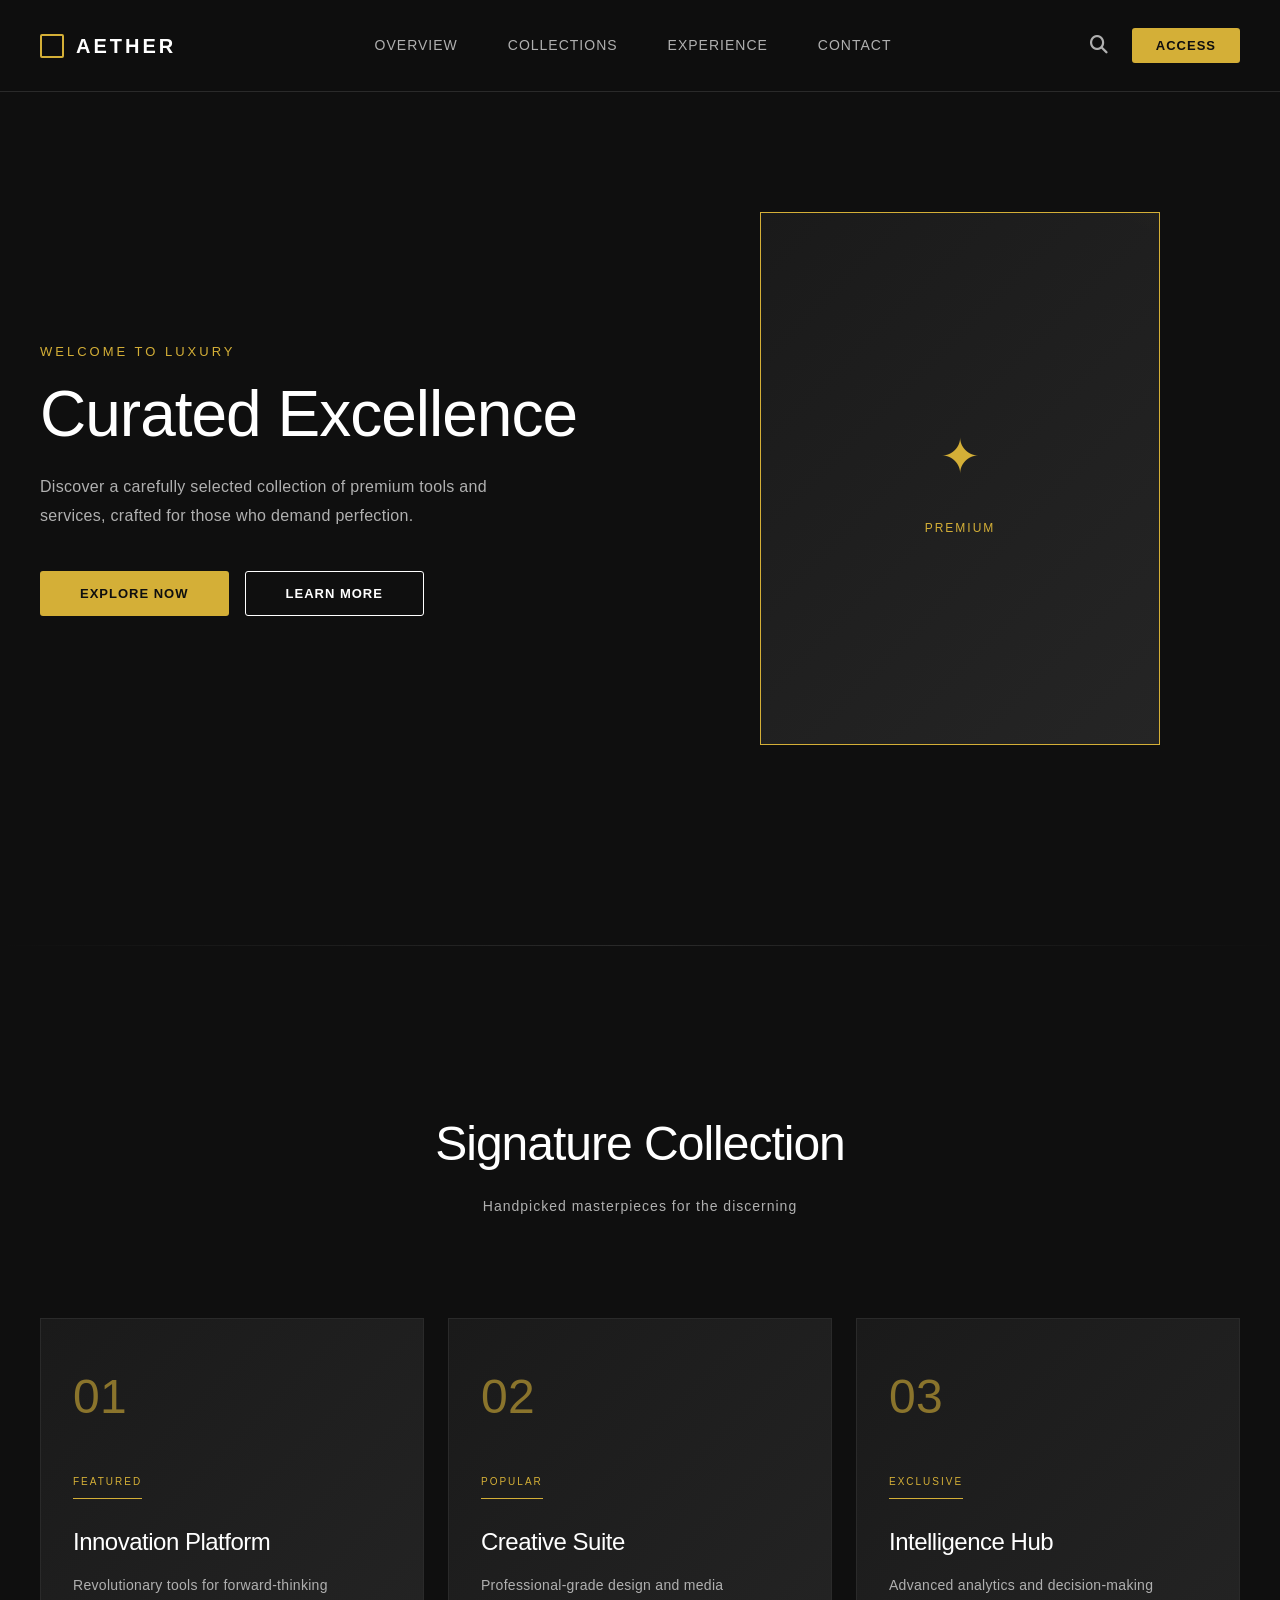
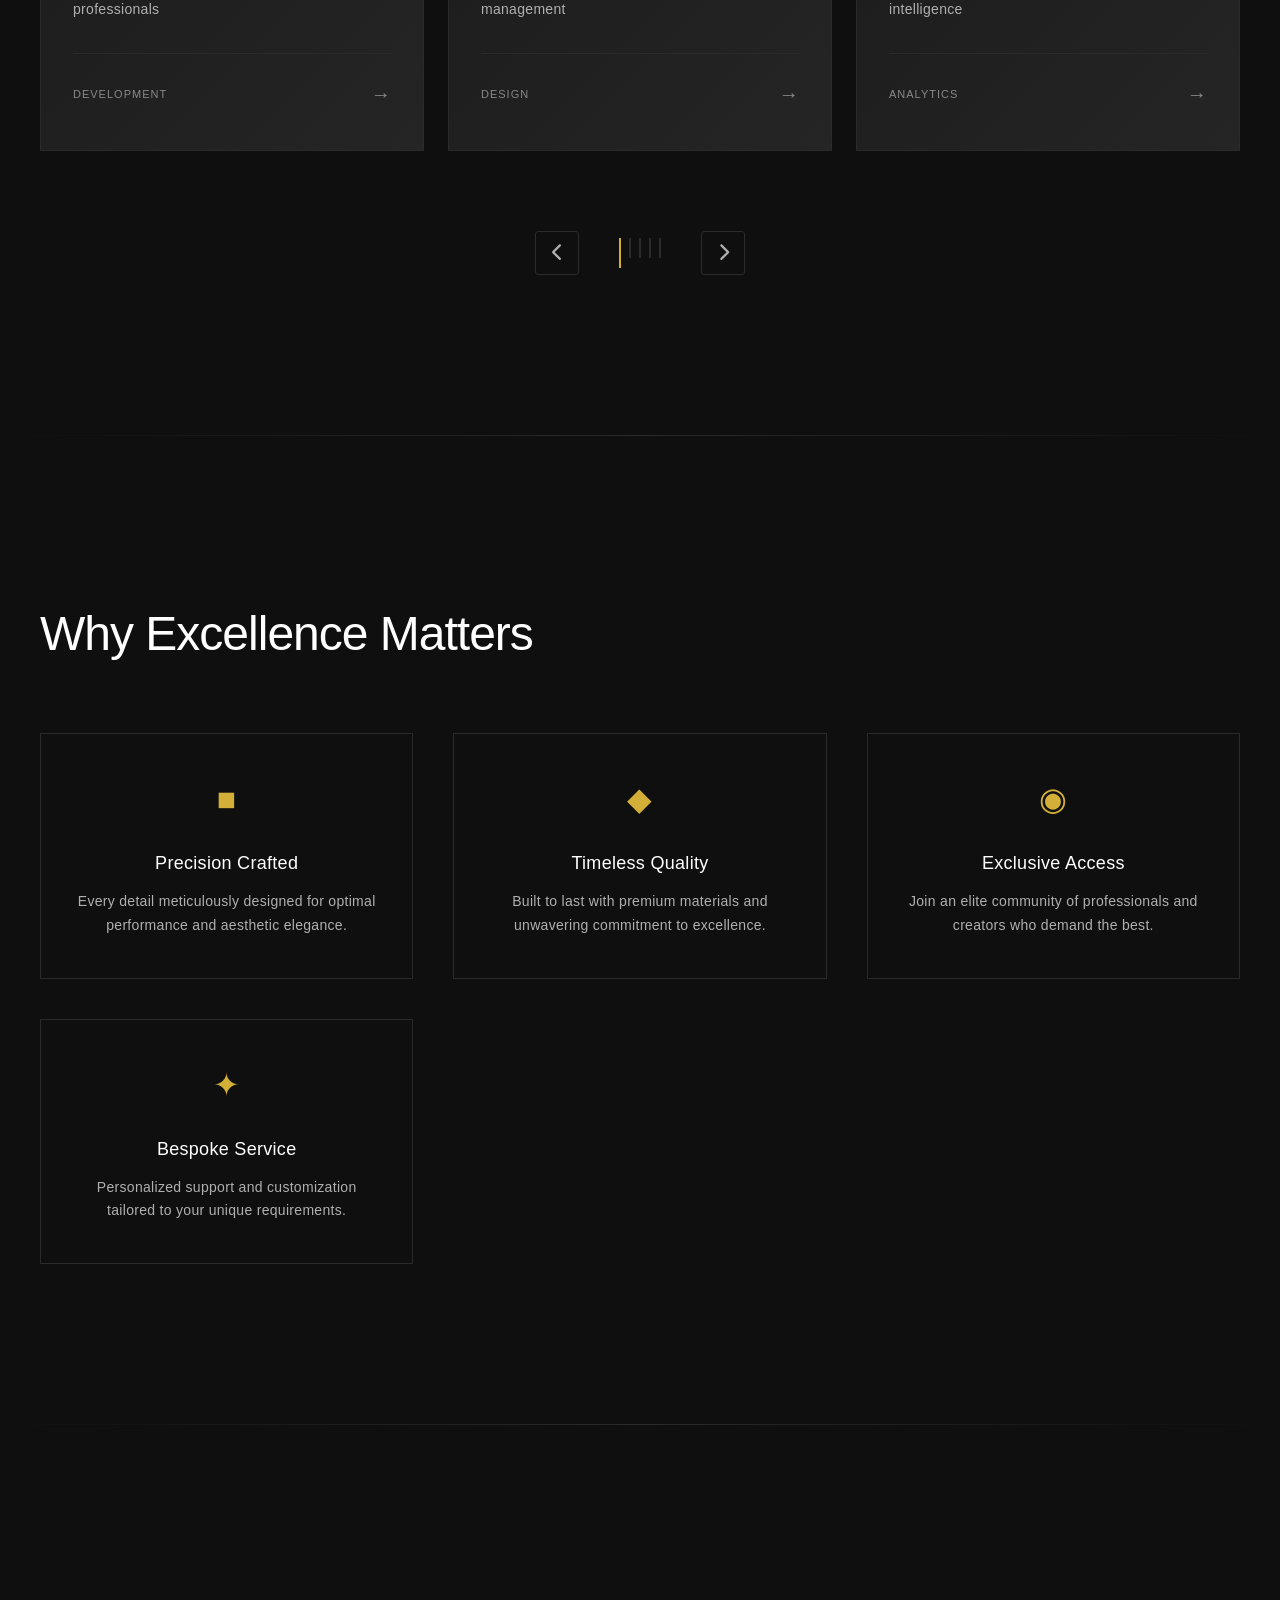
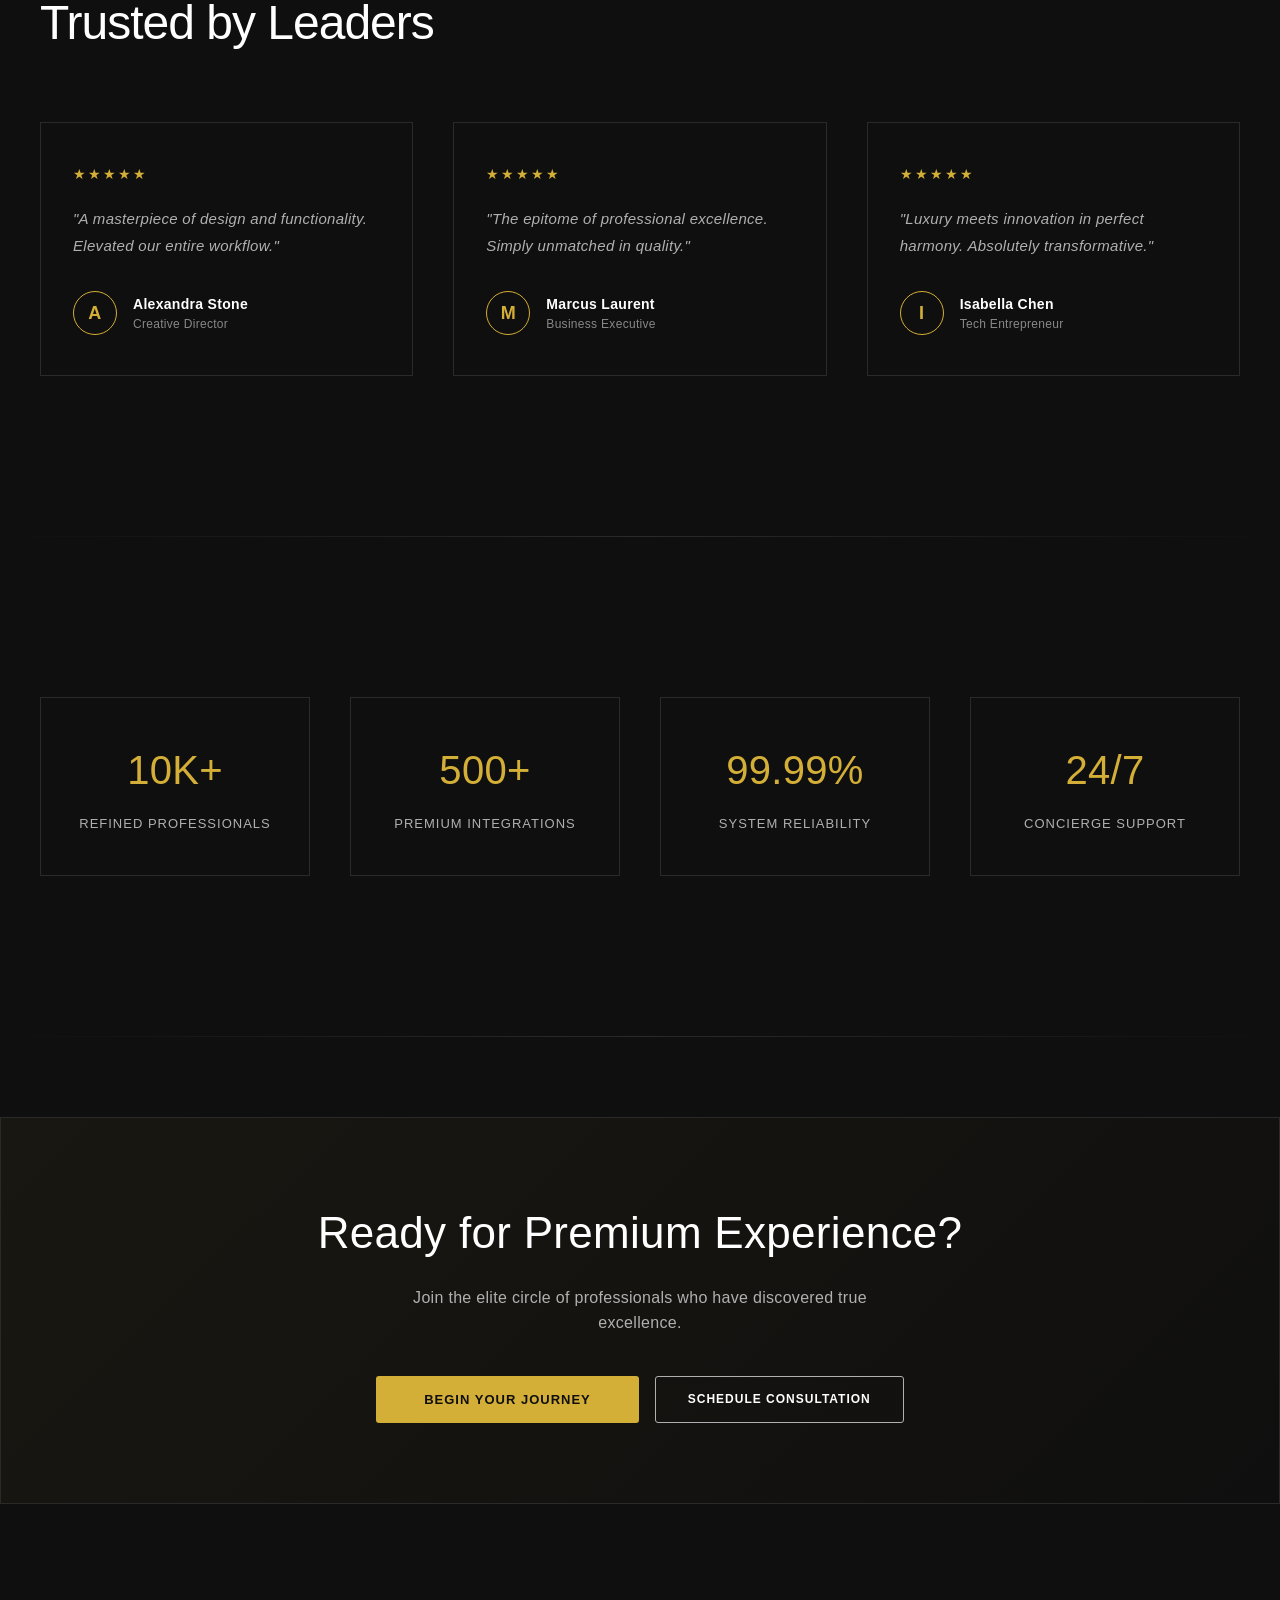
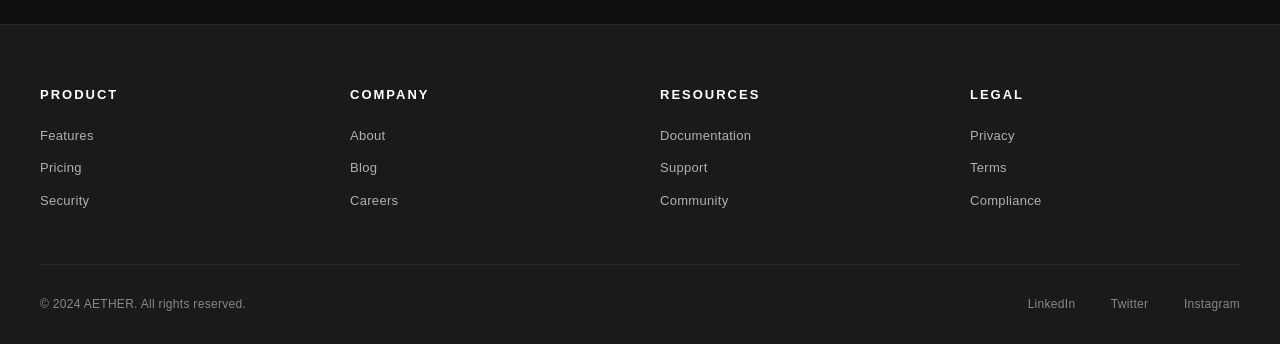
<file: index.html>
<!DOCTYPE html>
<html lang="en">
<head>
    <meta charset="UTF-8">
    <meta name="viewport" content="width=device-width, initial-scale=1.0">
    <title>AETHER - Luxury Platform</title>
    <link rel="stylesheet" href="https://cdnjs.cloudflare.com/ajax/libs/font-awesome/6.4.0/css/all.min.css">
    <link rel="stylesheet" href="luxury-styles.css">
</head>
<body>
    <!-- HEADER / NAVIGATION -->
    <header class="header">
        <div class="header-container">
            <div class="logo-section">
                <div class="logo-mark"></div>
                <h1 class="logo-text">AETHER</h1>
            </div>
            
            <nav class="nav-menu">
                <a href="#" class="nav-item">Overview</a>
                <a href="#" class="nav-item">Collections</a>
                <a href="#" class="nav-item">Experience</a>
                <a href="#" class="nav-item">Contact</a>
            </nav>

            <div class="header-actions">
                <button class="btn-icon"><i class="fas fa-search"></i></button>
                <button class="btn-primary-header">Access</button>
            </div>
        </div>
    </header>

    <!-- HERO SECTION - ELEGANCE -->
    <section class="hero">
        <div class="hero-content">
            <div class="hero-text">
                <h2 class="hero-subtitle">Welcome to Luxury</h2>
                <h1 class="hero-title">Curated Excellence</h1>
                <p class="hero-description">Discover a carefully selected collection of premium tools and services, 
                    crafted for those who demand perfection.</p>
                <div class="hero-actions">
                    <button class="btn-primary">Explore Now</button>
                    <button class="btn-ghost">Learn More</button>
                </div>
            </div>
        </div>
        
        <div class="hero-visual">
            <div class="luxury-card-hero">
                <div class="card-glow"></div>
                <div class="luxury-icon">✦</div>
                <div class="luxury-label">Premium</div>
            </div>
        </div>
    </section>

    <!-- DIVIDER LINE -->
    <div class="divider"></div>

    <!-- FEATURED COLLECTION SLIDER -->
    <section class="collection-section">
        <div class="section-header">
            <h2 class="section-title">Signature Collection</h2>
            <p class="section-caption">Handpicked masterpieces for the discerning</p>
        </div>

        <div class="collection-slider-wrapper">
            <div class="collection-slider" id="collectionSlider">
                <!-- CARD 1 -->
                <div class="collection-card">
                    <div class="card-number">01</div>
                    <div class="card-header-luxury">
                        <div class="card-badge-luxury">FEATURED</div>
                    </div>
                    <h3 class="card-title-luxury">Innovation Platform</h3>
                    <p class="card-text-luxury">Revolutionary tools for forward-thinking professionals</p>
                    <div class="card-footer-luxury">
                        <span class="card-tag">Development</span>
                        <div class="card-arrow-luxury">→</div>
                    </div>
                </div>

                <!-- CARD 2 -->
                <div class="collection-card">
                    <div class="card-number">02</div>
                    <div class="card-header-luxury">
                        <div class="card-badge-luxury">POPULAR</div>
                    </div>
                    <h3 class="card-title-luxury">Creative Suite</h3>
                    <p class="card-text-luxury">Professional-grade design and media management</p>
                    <div class="card-footer-luxury">
                        <span class="card-tag">Design</span>
                        <div class="card-arrow-luxury">→</div>
                    </div>
                </div>

                <!-- CARD 3 -->
                <div class="collection-card">
                    <div class="card-number">03</div>
                    <div class="card-header-luxury">
                        <div class="card-badge-luxury">EXCLUSIVE</div>
                    </div>
                    <h3 class="card-title-luxury">Intelligence Hub</h3>
                    <p class="card-text-luxury">Advanced analytics and decision-making intelligence</p>
                    <div class="card-footer-luxury">
                        <span class="card-tag">Analytics</span>
                        <div class="card-arrow-luxury">→</div>
                    </div>
                </div>

                <!-- CARD 4 -->
                <div class="collection-card">
                    <div class="card-number">04</div>
                    <div class="card-header-luxury">
                        <div class="card-badge-luxury">PREMIUM</div>
                    </div>
                    <h3 class="card-title-luxury">Collaboration Studio</h3>
                    <p class="card-text-luxury">Seamless team coordination and communication</p>
                    <div class="card-footer-luxury">
                        <span class="card-tag">Collaboration</span>
                        <div class="card-arrow-luxury">→</div>
                    </div>
                </div>

                <!-- CARD 5 -->
                <div class="collection-card">
                    <div class="card-number">05</div>
                    <div class="card-header-luxury">
                        <div class="card-badge-luxury">NEW</div>
                    </div>
                    <h3 class="card-title-luxury">Automation Engine</h3>
                    <p class="card-text-luxury">Intelligent workflow optimization and automation</p>
                    <div class="card-footer-luxury">
                        <span class="card-tag">Automation</span>
                        <div class="card-arrow-luxury">→</div>
                    </div>
                </div>
            </div>
        </div>

        <div class="slider-controls">
            <button class="control-btn" id="sliderPrev">
                <i class="fas fa-chevron-left"></i>
            </button>
            <div class="slider-dots" id="sliderDots"></div>
            <button class="control-btn" id="sliderNext">
                <i class="fas fa-chevron-right"></i>
            </button>
        </div>
    </section>

    <!-- DIVIDER LINE -->
    <div class="divider"></div>

    <!-- ADVANTAGES SECTION -->
    <section class="advantages-section">
        <h2 class="section-title">Why Excellence Matters</h2>
        
        <div class="advantages-grid">
            <div class="advantage-card">
                <div class="advantage-icon">■</div>
                <h3>Precision Crafted</h3>
                <p>Every detail meticulously designed for optimal performance and aesthetic elegance.</p>
            </div>

            <div class="advantage-card">
                <div class="advantage-icon">◆</div>
                <h3>Timeless Quality</h3>
                <p>Built to last with premium materials and unwavering commitment to excellence.</p>
            </div>

            <div class="advantage-card">
                <div class="advantage-icon">◉</div>
                <h3>Exclusive Access</h3>
                <p>Join an elite community of professionals and creators who demand the best.</p>
            </div>

            <div class="advantage-card">
                <div class="advantage-icon">✦</div>
                <h3>Bespoke Service</h3>
                <p>Personalized support and customization tailored to your unique requirements.</p>
            </div>
        </div>
    </section>

    <!-- DIVIDER LINE -->
    <div class="divider"></div>

    <!-- TESTIMONIALS - LUXURY STYLE -->
    <section class="testimonials-section">
        <h2 class="section-title">Trusted by Leaders</h2>
        
        <div class="testimonials-grid">
            <div class="testimonial-card">
                <div class="testimonial-stars">★★★★★</div>
                <p class="testimonial-quote">"A masterpiece of design and functionality. 
                    Elevated our entire workflow."</p>
                <div class="testimonial-author">
                    <div class="author-circle">A</div>
                    <div>
                        <h4>Alexandra Stone</h4>
                        <p>Creative Director</p>
                    </div>
                </div>
            </div>

            <div class="testimonial-card">
                <div class="testimonial-stars">★★★★★</div>
                <p class="testimonial-quote">"The epitome of professional excellence. 
                    Simply unmatched in quality."</p>
                <div class="testimonial-author">
                    <div class="author-circle">M</div>
                    <div>
                        <h4>Marcus Laurent</h4>
                        <p>Business Executive</p>
                    </div>
                </div>
            </div>

            <div class="testimonial-card">
                <div class="testimonial-stars">★★★★★</div>
                <p class="testimonial-quote">"Luxury meets innovation in perfect harmony. 
                    Absolutely transformative."</p>
                <div class="testimonial-author">
                    <div class="author-circle">I</div>
                    <div>
                        <h4>Isabella Chen</h4>
                        <p>Tech Entrepreneur</p>
                    </div>
                </div>
            </div>
        </div>
    </section>

    <!-- DIVIDER LINE -->
    <div class="divider"></div>

    <!-- STATISTICS / LUXURY FACTS -->
    <section class="stats-section">
        <div class="stat-item">
            <div class="stat-number">10K+</div>
            <div class="stat-label">Refined Professionals</div>
        </div>
        <div class="stat-item">
            <div class="stat-number">500+</div>
            <div class="stat-label">Premium Integrations</div>
        </div>
        <div class="stat-item">
            <div class="stat-number">99.99%</div>
            <div class="stat-label">System Reliability</div>
        </div>
        <div class="stat-item">
            <div class="stat-number">24/7</div>
            <div class="stat-label">Concierge Support</div>
        </div>
    </section>

    <!-- DIVIDER LINE -->
    <div class="divider"></div>

    <!-- CTA SECTION - ELEGANT -->
    <section class="cta-section">
        <div class="cta-content">
            <h2>Ready for Premium Experience?</h2>
            <p>Join the elite circle of professionals who have discovered true excellence.</p>
            <div class="cta-actions">
                <button class="btn-primary btn-large">Begin Your Journey</button>
                <button class="btn-outline">Schedule Consultation</button>
            </div>
        </div>
    </section>

    <!-- FOOTER -->
    <footer class="footer">
        <div class="footer-top">
            <div class="footer-column">
                <h4>Product</h4>
                <ul>
                    <li><a href="#">Features</a></li>
                    <li><a href="#">Pricing</a></li>
                    <li><a href="#">Security</a></li>
                </ul>
            </div>
            <div class="footer-column">
                <h4>Company</h4>
                <ul>
                    <li><a href="#">About</a></li>
                    <li><a href="#">Blog</a></li>
                    <li><a href="#">Careers</a></li>
                </ul>
            </div>
            <div class="footer-column">
                <h4>Resources</h4>
                <ul>
                    <li><a href="#">Documentation</a></li>
                    <li><a href="#">Support</a></li>
                    <li><a href="#">Community</a></li>
                </ul>
            </div>
            <div class="footer-column">
                <h4>Legal</h4>
                <ul>
                    <li><a href="#">Privacy</a></li>
                    <li><a href="#">Terms</a></li>
                    <li><a href="#">Compliance</a></li>
                </ul>
            </div>
        </div>

        <div class="footer-bottom">
            <div class="footer-left">
                <p>&copy; 2024 AETHER. All rights reserved.</p>
            </div>
            <div class="footer-right">
                <a href="#" class="social-link">LinkedIn</a>
                <a href="#" class="social-link">Twitter</a>
                <a href="#" class="social-link">Instagram</a>
            </div>
        </div>
    </footer>

    <script src="luxury-script.js"></script>
</body>
</html>
</file>
<file: luxury-styles.css>
/* ============================================
   LUXURY DESIGN SYSTEM - PREMIUM AESTHETICS
   ============================================ */

* {
    margin: 0;
    padding: 0;
    box-sizing: border-box;
}

html {
    scroll-behavior: smooth;
}

body {
    font-family: 'Segoe UI', -apple-system, BlinkMacSystemFont, sans-serif;
    background: #0f0f0f;
    color: #d4d4d4;
    line-height: 1.6;
    letter-spacing: 0.3px;
}

/* ============================================
   COLOR PALETTE - LUXURY
   ============================================ */
:root {
    --bg-primary: #0f0f0f;
    --bg-secondary: #1a1a1a;
    --bg-tertiary: #252525;
    --text-primary: #ffffff;
    --text-secondary: #b0b0b0;
    --text-muted: #888888;
    --accent-gold: #d4af37;
    --accent-light: #e8e8e8;
    --border-color: #2a2a2a;
}

/* ============================================
   SCROLLBAR
   ============================================ */
::-webkit-scrollbar {
    width: 8px;
}

::-webkit-scrollbar-track {
    background: var(--bg-secondary);
}

::-webkit-scrollbar-thumb {
    background: var(--accent-gold);
    border-radius: 4px;
}

::-webkit-scrollbar-thumb:hover {
    background: #e8c547;
}

/* ============================================
   HEADER / NAVIGATION - ELEGANT
   ============================================ */
.header {
    background: var(--bg-primary);
    border-bottom: 1px solid var(--border-color);
    padding: 28px 0;
    position: sticky;
    top: 0;
    z-index: 1000;
    backdrop-filter: blur(10px);
    background: rgba(15, 15, 15, 0.95);
}

.header-container {
    max-width: 1400px;
    margin: 0 auto;
    padding: 0 40px;
    display: flex;
    justify-content: space-between;
    align-items: center;
}

.logo-section {
    display: flex;
    align-items: center;
    gap: 12px;
    cursor: pointer;
}

.logo-mark {
    width: 24px;
    height: 24px;
    border: 2px solid var(--accent-gold);
    border-radius: 2px;
}

.logo-text {
    font-size: 20px;
    font-weight: 700;
    letter-spacing: 3px;
    color: var(--text-primary);
}

.nav-menu {
    display: flex;
    gap: 50px;
}

.nav-item {
    color: var(--text-secondary);
    text-decoration: none;
    font-size: 14px;
    font-weight: 500;
    letter-spacing: 1px;
    text-transform: uppercase;
    position: relative;
    transition: color 0.3s ease;
}

.nav-item::after {
    content: '';
    position: absolute;
    bottom: -8px;
    left: 0;
    width: 0;
    height: 1px;
    background: var(--accent-gold);
    transition: width 0.3s ease;
}

.nav-item:hover {
    color: var(--accent-gold);
}

.nav-item:hover::after {
    width: 100%;
}

.header-actions {
    display: flex;
    gap: 24px;
    align-items: center;
}

.btn-icon {
    background: none;
    border: none;
    color: var(--text-secondary);
    font-size: 18px;
    cursor: pointer;
    transition: color 0.3s ease;
}

.btn-icon:hover {
    color: var(--accent-gold);
}

.btn-primary-header {
    background: var(--accent-gold);
    color: var(--bg-primary);
    border: none;
    padding: 10px 24px;
    border-radius: 3px;
    font-weight: 600;
    font-size: 13px;
    letter-spacing: 1px;
    cursor: pointer;
    transition: all 0.3s ease;
    text-transform: uppercase;
}

.btn-primary-header:hover {
    background: #e8c547;
    transform: translateY(-2px);
}

/* ============================================
   HERO SECTION - LUXURY
   ============================================ */
.hero {
    max-width: 1400px;
    margin: 0 auto;
    padding: 120px 40px;
    display: grid;
    grid-template-columns: 1fr 1fr;
    gap: 80px;
    align-items: center;
    min-height: 80vh;
}

.hero-content {
    display: flex;
    flex-direction: column;
    justify-content: center;
}

.hero-subtitle {
    font-size: 13px;
    letter-spacing: 3px;
    text-transform: uppercase;
    color: var(--accent-gold);
    margin-bottom: 16px;
    font-weight: 500;
}

.hero-title {
    font-size: 64px;
    font-weight: 300;
    line-height: 1.1;
    color: var(--text-primary);
    margin-bottom: 24px;
    letter-spacing: -1px;
}

.hero-description {
    font-size: 16px;
    color: var(--text-secondary);
    line-height: 1.8;
    margin-bottom: 40px;
    max-width: 500px;
}

.hero-actions {
    display: flex;
    gap: 16px;
}

.btn-primary {
    background: var(--accent-gold);
    color: var(--bg-primary);
    border: none;
    padding: 14px 40px;
    border-radius: 3px;
    font-weight: 600;
    font-size: 13px;
    letter-spacing: 1px;
    cursor: pointer;
    transition: all 0.3s ease;
    text-transform: uppercase;
}

.btn-primary:hover {
    background: #e8c547;
    transform: translateY(-3px);
}

.btn-ghost {
    background: transparent;
    color: var(--text-primary);
    border: 1px solid var(--text-primary);
    padding: 14px 40px;
    border-radius: 3px;
    font-weight: 600;
    font-size: 13px;
    letter-spacing: 1px;
    cursor: pointer;
    transition: all 0.3s ease;
    text-transform: uppercase;
}

.btn-ghost:hover {
    border-color: var(--accent-gold);
    color: var(--accent-gold);
}

.btn-outline {
    background: transparent;
    color: var(--text-primary);
    border: 1px solid var(--text-secondary);
    padding: 12px 32px;
    border-radius: 3px;
    font-weight: 600;
    font-size: 12px;
    letter-spacing: 1px;
    cursor: pointer;
    transition: all 0.3s ease;
    text-transform: uppercase;
}

.btn-outline:hover {
    border-color: var(--accent-gold);
    color: var(--accent-gold);
}

/* Hero Visual */
.hero-visual {
    display: flex;
    justify-content: center;
    align-items: center;
    min-height: 500px;
}

.luxury-card-hero {
    width: 100%;
    max-width: 400px;
    aspect-ratio: 3/4;
    background: linear-gradient(135deg, var(--bg-secondary) 0%, var(--bg-tertiary) 100%);
    border: 1px solid var(--accent-gold);
    position: relative;
    display: flex;
    flex-direction: column;
    justify-content: center;
    align-items: center;
    overflow: hidden;
}

.card-glow {
    position: absolute;
    width: 300px;
    height: 300px;
    background: radial-gradient(circle, rgba(212, 175, 55, 0.1) 0%, transparent 70%);
    top: -50%;
    right: -50%;
    border-radius: 50%;
    animation: glow-pulse 4s ease-in-out infinite;
}

@keyframes glow-pulse {
    0%, 100% { transform: translate(0, 0); }
    50% { transform: translate(20px, 20px); }
}

.luxury-icon {
    font-size: 48px;
    color: var(--accent-gold);
    position: relative;
    z-index: 2;
    margin-bottom: 24px;
}

.luxury-label {
    font-size: 12px;
    letter-spacing: 2px;
    text-transform: uppercase;
    color: var(--accent-gold);
    position: relative;
    z-index: 2;
}

/* ============================================
   DIVIDER
   ============================================ */
.divider {
    height: 1px;
    background: linear-gradient(90deg, transparent, var(--border-color), transparent);
    margin: 80px 0;
}

/* ============================================
   COLLECTION SECTION - SLIDER
   ============================================ */
.collection-section {
    max-width: 1400px;
    margin: 0 auto;
    padding: 80px 40px;
}

.section-header {
    text-align: center;
    margin-bottom: 80px;
}

.section-title {
    font-size: 48px;
    font-weight: 300;
    color: var(--text-primary);
    margin-bottom: 12px;
    letter-spacing: -1px;
}

.section-caption {
    font-size: 14px;
    color: var(--text-secondary);
    letter-spacing: 1px;
}

.collection-slider-wrapper {
    position: relative;
    overflow: hidden;
}

.collection-slider {
    display: flex;
    gap: 24px;
    overflow-x: auto;
    scroll-behavior: smooth;
    padding: 20px 0;
    scrollbar-width: none;
}

.collection-slider::-webkit-scrollbar {
    display: none;
}

.collection-card {
    flex: 0 0 calc(33.333% - 16px);
    background: linear-gradient(135deg, var(--bg-secondary) 0%, var(--bg-tertiary) 100%);
    border: 1px solid var(--border-color);
    padding: 40px 32px;
    min-height: 420px;
    display: flex;
    flex-direction: column;
    transition: all 0.4s ease;
    position: relative;
    cursor: pointer;
    overflow: hidden;
}

.collection-card::before {
    content: '';
    position: absolute;
    top: 0;
    left: 0;
    right: 0;
    height: 1px;
    background: linear-gradient(90deg, transparent, var(--accent-gold), transparent);
    opacity: 0;
    transition: opacity 0.4s ease;
}

.collection-card:hover::before {
    opacity: 1;
}

.collection-card:hover {
    border-color: var(--accent-gold);
    background: linear-gradient(135deg, rgba(212, 175, 55, 0.05) 0%, var(--bg-tertiary) 100%);
    transform: translateY(-8px);
}

.card-number {
    font-size: 48px;
    color: var(--accent-gold);
    font-weight: 300;
    margin-bottom: 32px;
    opacity: 0.6;
}

.card-header-luxury {
    margin-bottom: 24px;
}

.card-badge-luxury {
    display: inline-block;
    font-size: 10px;
    letter-spacing: 2px;
    text-transform: uppercase;
    color: var(--accent-gold);
    padding-bottom: 8px;
    border-bottom: 1px solid var(--accent-gold);
}

.card-title-luxury {
    font-size: 24px;
    font-weight: 500;
    color: var(--text-primary);
    margin-bottom: 12px;
    letter-spacing: -0.5px;
}

.card-text-luxury {
    font-size: 14px;
    color: var(--text-secondary);
    line-height: 1.7;
    margin-bottom: auto;
    flex-grow: 1;
}

.card-footer-luxury {
    display: flex;
    justify-content: space-between;
    align-items: center;
    margin-top: 32px;
    padding-top: 24px;
    border-top: 1px solid var(--border-color);
}

.card-tag {
    font-size: 11px;
    letter-spacing: 1px;
    text-transform: uppercase;
    color: var(--text-muted);
}

.card-arrow-luxury {
    font-size: 20px;
    color: var(--text-muted);
    transition: all 0.3s ease;
}

.collection-card:hover .card-arrow-luxury {
    color: var(--accent-gold);
    transform: translateX(4px);
}

/* Slider Controls */
.slider-controls {
    display: flex;
    justify-content: center;
    align-items: center;
    gap: 40px;
    margin-top: 60px;
}

.control-btn {
    width: 44px;
    height: 44px;
    border: 1px solid var(--border-color);
    background: transparent;
    color: var(--text-secondary);
    cursor: pointer;
    transition: all 0.3s ease;
    font-size: 18px;
    border-radius: 3px;
}

.control-btn:hover {
    border-color: var(--accent-gold);
    color: var(--accent-gold);
}

.slider-dots {
    display: flex;
    gap: 8px;
}

.dot {
    width: 2px;
    height: 20px;
    background: var(--border-color);
    cursor: pointer;
    transition: all 0.3s ease;
}

.dot.active {
    background: var(--accent-gold);
    height: 30px;
}

/* ============================================
   ADVANTAGES SECTION
   ============================================ */
.advantages-section {
    max-width: 1400px;
    margin: 0 auto;
    padding: 80px 40px;
}

.advantages-grid {
    display: grid;
    grid-template-columns: repeat(auto-fit, minmax(280px, 1fr));
    gap: 40px;
    margin-top: 60px;
}

.advantage-card {
    border: 1px solid var(--border-color);
    padding: 40px 32px;
    text-align: center;
    transition: all 0.3s ease;
}

.advantage-card:hover {
    border-color: var(--accent-gold);
    background: rgba(212, 175, 55, 0.03);
}

.advantage-icon {
    font-size: 32px;
    color: var(--accent-gold);
    margin-bottom: 24px;
    display: block;
}

.advantage-card h3 {
    font-size: 18px;
    font-weight: 500;
    color: var(--text-primary);
    margin-bottom: 12px;
}

.advantage-card p {
    font-size: 14px;
    color: var(--text-secondary);
    line-height: 1.7;
}

/* ============================================
   TESTIMONIALS - LUXURY
   ============================================ */
.testimonials-section {
    max-width: 1400px;
    margin: 0 auto;
    padding: 80px 40px;
}

.testimonials-grid {
    display: grid;
    grid-template-columns: repeat(auto-fit, minmax(320px, 1fr));
    gap: 40px;
    margin-top: 60px;
}

.testimonial-card {
    border: 1px solid var(--border-color);
    padding: 40px 32px;
    transition: all 0.3s ease;
}

.testimonial-card:hover {
    border-color: var(--accent-gold);
    background: rgba(212, 175, 55, 0.03);
}

.testimonial-stars {
    color: var(--accent-gold);
    font-size: 14px;
    letter-spacing: 2px;
    margin-bottom: 20px;
}

.testimonial-quote {
    font-size: 15px;
    color: var(--text-secondary);
    font-style: italic;
    line-height: 1.8;
    margin-bottom: 32px;
}

.testimonial-author {
    display: flex;
    align-items: center;
    gap: 16px;
}

.author-circle {
    width: 44px;
    height: 44px;
    border: 1px solid var(--accent-gold);
    border-radius: 50%;
    display: flex;
    align-items: center;
    justify-content: center;
    color: var(--accent-gold);
    font-weight: 600;
    font-size: 18px;
}

.testimonial-author h4 {
    font-size: 14px;
    font-weight: 600;
    color: var(--text-primary);
}

.testimonial-author p {
    font-size: 12px;
    color: var(--text-muted);
}

/* ============================================
   STATS SECTION
   ============================================ */
.stats-section {
    max-width: 1400px;
    margin: 0 auto;
    padding: 80px 40px;
    display: grid;
    grid-template-columns: repeat(auto-fit, minmax(250px, 1fr));
    gap: 40px;
    text-align: center;
}

.stat-item {
    border: 1px solid var(--border-color);
    padding: 40px 32px;
}

.stat-number {
    font-size: 40px;
    font-weight: 300;
    color: var(--accent-gold);
    margin-bottom: 12px;
}

.stat-label {
    font-size: 13px;
    letter-spacing: 1px;
    text-transform: uppercase;
    color: var(--text-secondary);
}

/* ============================================
   CTA SECTION
   ============================================ */
.cta-section {
    max-width: 1400px;
    margin: 80px auto;
    padding: 80px 40px;
    border: 1px solid var(--border-color);
    text-align: center;
    background: linear-gradient(135deg, rgba(212, 175, 55, 0.05) 0%, transparent 100%);
}

.cta-section h2 {
    font-size: 44px;
    font-weight: 300;
    color: var(--text-primary);
    margin-bottom: 16px;
}

.cta-section p {
    font-size: 16px;
    color: var(--text-secondary);
    margin-bottom: 40px;
    max-width: 500px;
    margin-left: auto;
    margin-right: auto;
}

.cta-actions {
    display: flex;
    gap: 16px;
    justify-content: center;
    flex-wrap: wrap;
}

.btn-large {
    padding: 16px 48px;
}

/* ============================================
   FOOTER
   ============================================ */
.footer {
    background: var(--bg-secondary);
    border-top: 1px solid var(--border-color);
    padding: 60px 40px 30px;
    margin-top: 120px;
}

.footer-top {
    max-width: 1400px;
    margin: 0 auto;
    display: grid;
    grid-template-columns: repeat(auto-fit, minmax(200px, 1fr));
    gap: 40px;
    margin-bottom: 40px;
}

.footer-column h4 {
    font-size: 13px;
    letter-spacing: 2px;
    text-transform: uppercase;
    color: var(--text-primary);
    margin-bottom: 20px;
}

.footer-column ul {
    list-style: none;
}

.footer-column a {
    display: block;
    font-size: 13px;
    color: var(--text-secondary);
    text-decoration: none;
    margin-bottom: 12px;
    transition: color 0.3s ease;
}

.footer-column a:hover {
    color: var(--accent-gold);
}

.footer-bottom {
    max-width: 1400px;
    margin: 0 auto;
    padding-top: 30px;
    border-top: 1px solid var(--border-color);
    display: flex;
    justify-content: space-between;
    font-size: 12px;
    color: var(--text-muted);
}

.social-link {
    color: var(--text-muted);
    text-decoration: none;
    margin-left: 32px;
    transition: color 0.3s ease;
}

.social-link:hover {
    color: var(--accent-gold);
}

/* ============================================
   RESPONSIVE DESIGN
   ============================================ */
@media (max-width: 1024px) {
    .hero {
        grid-template-columns: 1fr;
        padding: 80px 40px;
        min-height: auto;
    }

    .hero-title {
        font-size: 48px;
    }

    .collection-card {
        flex: 0 0 calc(50% - 12px);
    }

    .nav-menu {
        display: none;
    }
}

@media (max-width: 768px) {
    .header-container {
        padding: 0 20px;
    }

    .logo-text {
        font-size: 16px;
    }

    .hero {
        padding: 60px 20px;
    }

    .hero-title {
        font-size: 36px;
    }

    .hero-actions {
        flex-direction: column;
    }

    .hero-visual {
        min-height: 400px;
    }

    .collection-section,
    .advantages-section,
    .testimonials-section,
    .stats-section {
        padding: 60px 20px;
    }

    .collection-card {
        flex: 0 0 100%;
    }

    .section-title {
        font-size: 36px;
    }

    .slider-controls {
        gap: 20px;
    }

    .footer-bottom {
        flex-direction: column;
        gap: 20px;
    }

    .social-link {
        margin-left: 0;
        margin-right: 24px;
    }
}

/* ============================================
   ANIMATIONS
   ============================================ */
@keyframes fadeInUp {
    from {
        opacity: 0;
        transform: translateY(30px);
    }
    to {
        opacity: 1;
        transform: translateY(0);
    }
}

.collection-card,
.advantage-card,
.testimonial-card {
    animation: fadeInUp 0.6s ease-out forwards;
}

.collection-card:nth-child(1) { animation-delay: 0.1s; }
.collection-card:nth-child(2) { animation-delay: 0.2s; }
.collection-card:nth-child(3) { animation-delay: 0.3s; }
</file>
